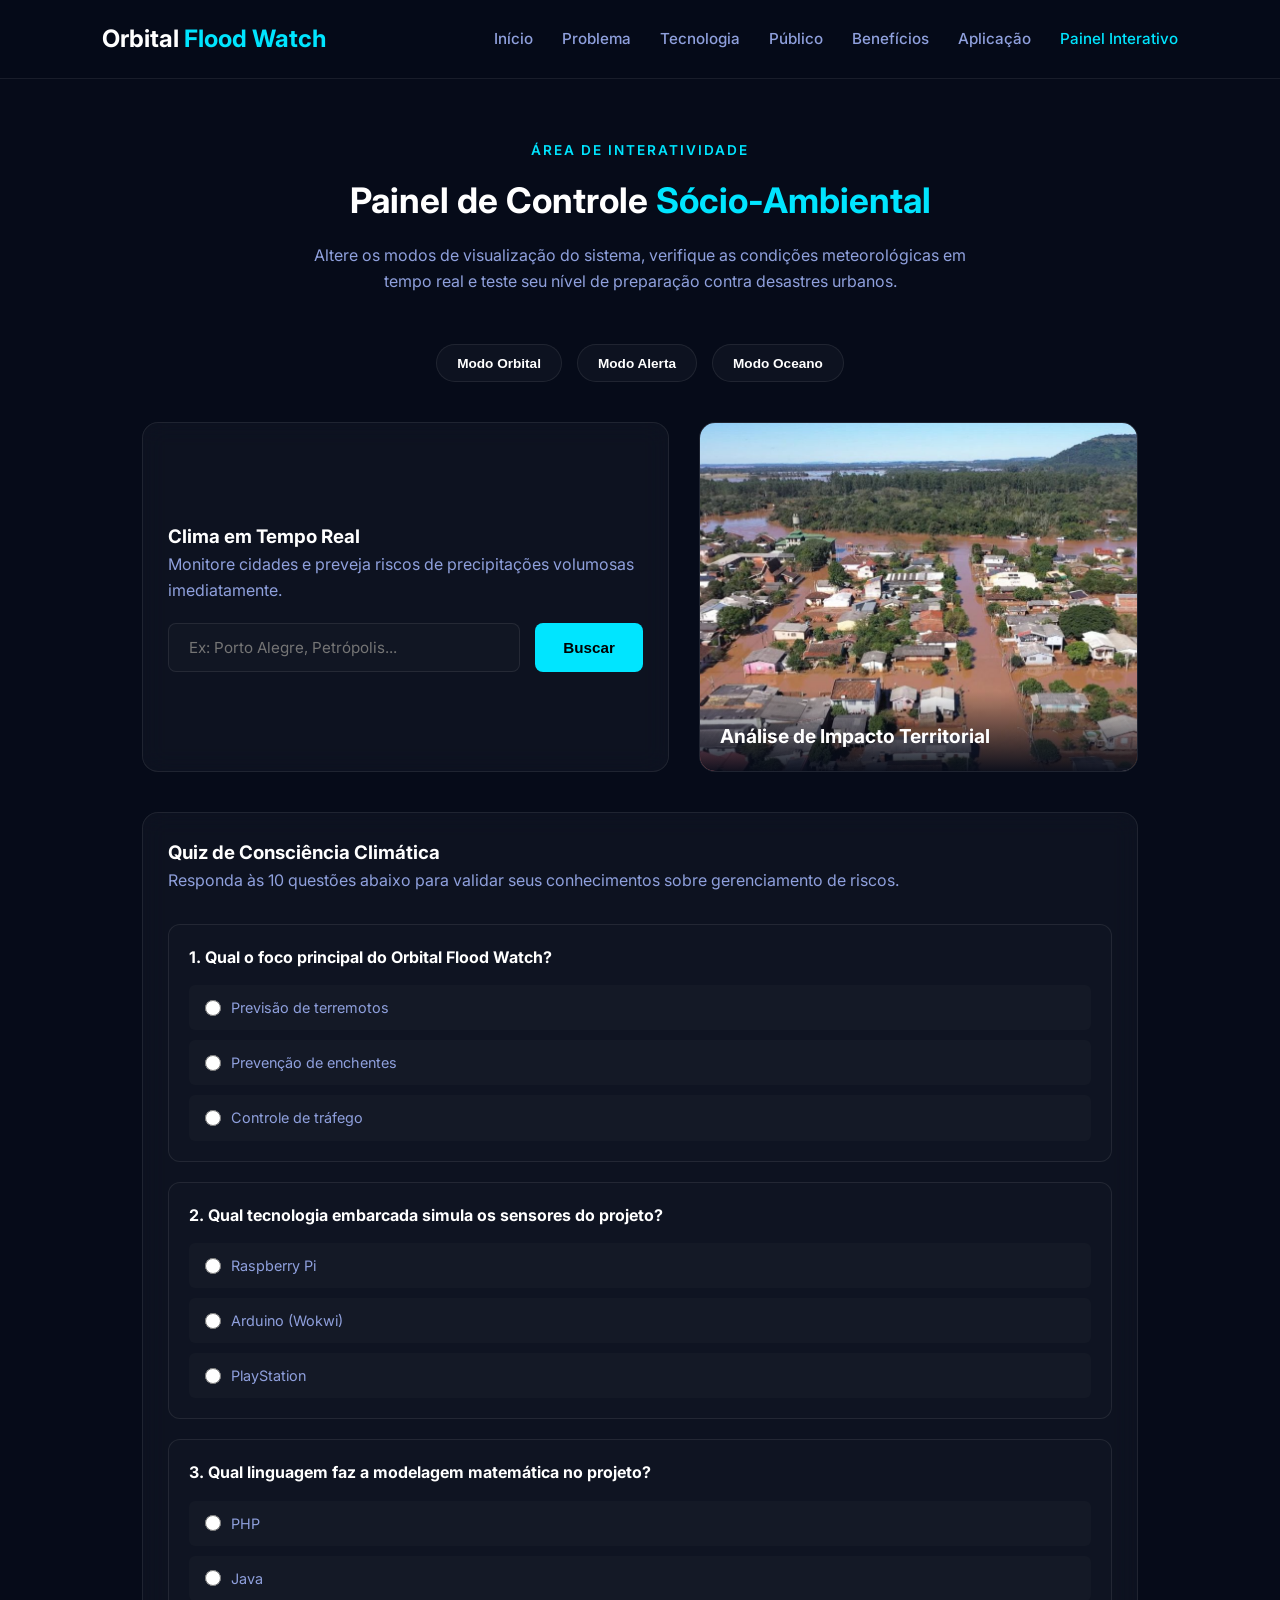
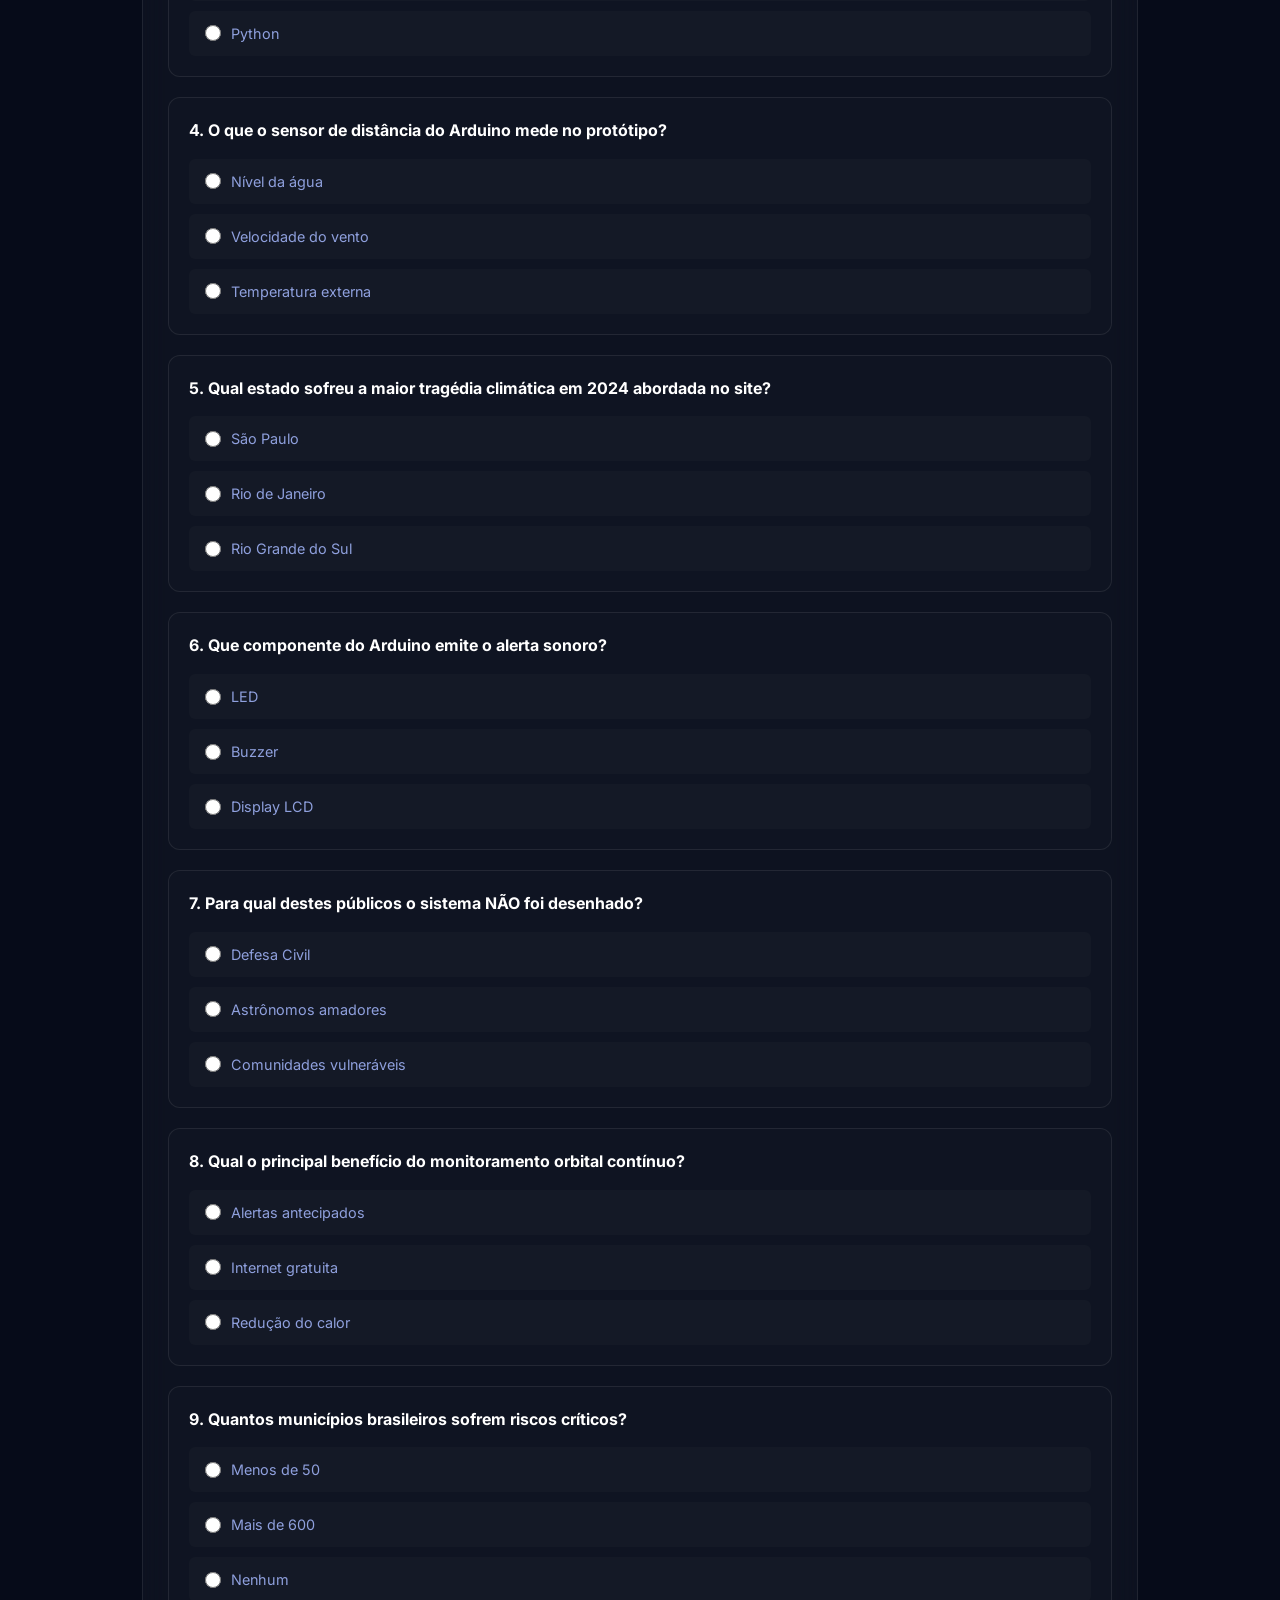
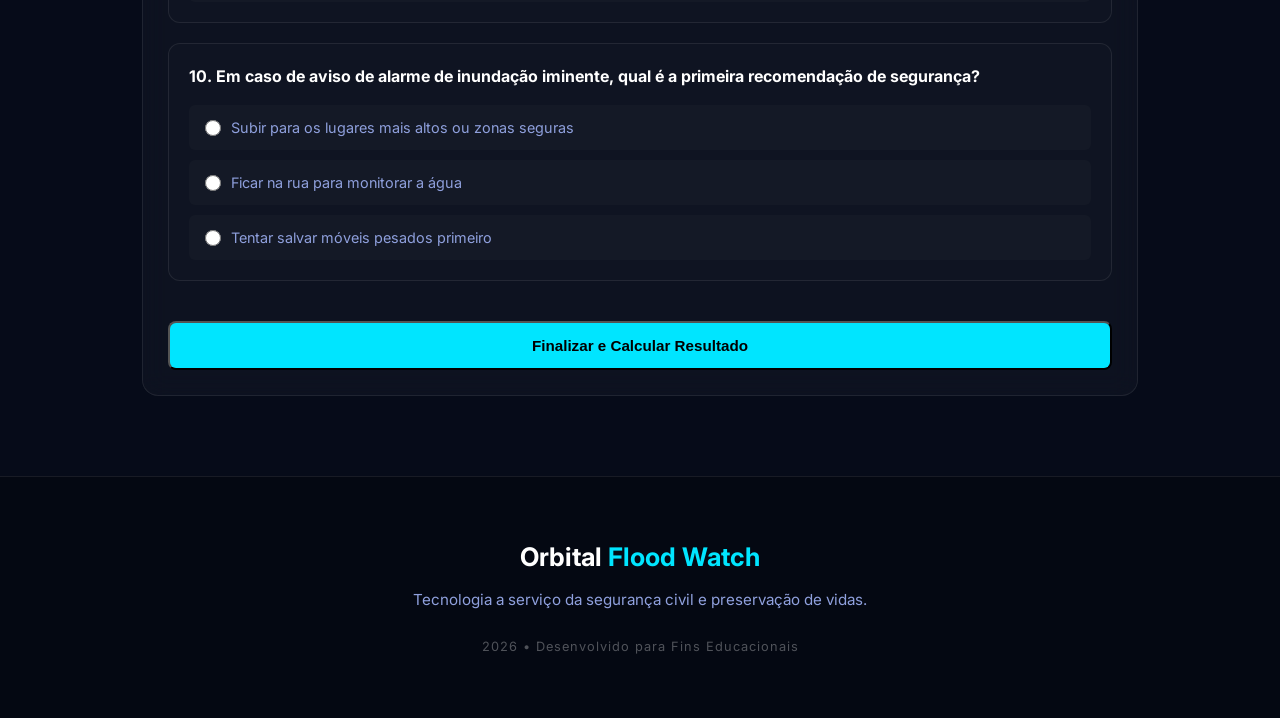
<file: pages/js.html>
<!DOCTYPE html>
<html lang="pt-BR">

<head>
    <meta charset="UTF-8">
    <meta name="viewport" content="width=device-width, initial-scale=1.0">
    
    <link rel="preconnect" href="https://fonts.googleapis.com">
    <link href='https://cdn.boxicons.com/fonts/basic/boxicons.min.css' rel='stylesheet'>
    <link rel="preconnect" href="https://fonts.gstatic.com" crossorigin>
    <link href="https://fonts.googleapis.com/css2?family=Inter:wght@300;400;500;600;700&display=swap" rel="stylesheet">
    

    <link rel="stylesheet" href="../src/css/style.css">

    <title>Painel Interativo - Orbital Flood Watch</title>

</head>

<body>

    <header>
        <h1 class="logo">Orbital <span>Flood Watch</span></h1>
        <nav>
            <a href="../index.html#hero">Início</a>
            <a href="../index.html#problema">Problema</a>
            <a href="../index.html#tecnologia">Tecnologia</a>
            <a href="../index.html#publico">Público</a>
            <a href="../index.html#beneficios">Benefícios</a>
            <a href="../index.html#aplicacao">Aplicação</a>
            <a href="js.html" style="color: var(--primary-color);">Painel Interativo</a>
        </nav>
    </header>

    <main class="main-container">

       
        <div class="section-header">
            <span class="section-tag">Área de Interatividade</span>
            <h2>Painel de Controle <span>Sócio-Ambiental</span></h2>
            <p>Altere os modos de visualização do sistema, verifique as condições meteorológicas em tempo real e teste seu nível de preparação contra desastres urbanos.</p>
        </div>

        <div class="theme-container">
            <button class="theme-btn" onclick="mudarTema('espacial')"><i class="bx bx-planet" style="font-size: 14px;"></i> Modo Orbital</button>
            <button class="theme-btn" onclick="mudarTema('alerta')"><i class="bx bx-siren" style="font-size: 14px;"></i> Modo Alerta</button>
            <button class="theme-btn" onclick="mudarTema('profundo')"><i class="bx bx-water" style="font-size: 14px;"></i> Modo Oceano</button>
        </div>

      
        <div class="dashboard-row">
            
            
            <div class="glass-card" style="display: flex; flex-direction: column; justify-content: center;">
                <h3>Clima em <span>Tempo Real</span></h3>
                <p>Monitore cidades e preveja riscos de precipitações volumosas imediatamente.</p>
                
                <form id="formClima" class="form-clima" onsubmit="validarEBuscar(event)">
                    <input type="text" id="cidade" placeholder="Ex: Porto Alegre, Petrópolis...">
                    <button type="submit" class="btn-primary">Buscar</button>
                </form>
                
                <div id="resultado"></div>
            </div>

            
            <div class="glass-card slideshow-card">
                <div class="slide">
                    <img src="../src/images/rgs.jpg" alt="Rio Grande do Sul">
                    <div class="slide-caption">
                        <h3>Análise de Impacto Territorial</h3>
                    </div>
                </div>
                <div class="slide">
                    <img src="../src/images/petropolis.jpg" alt="Petrópolis">
                    <div class="slide-caption">
                        <h3>Zonas de Risco Geológico</h3>
                    </div>
                </div>
                <div class="slide">
                    <img src="../src/images/impacto.jpg" alt="Impacto Social">
                    <div class="slide-caption">
                        <h3>Prevenção Focada em Comunidades</h3>
                    </div>
                </div>
            </div>

        </div>

        
        <div class="glass-card quiz-section">
            <div style="margin-bottom: 30px;">
                <h3>Quiz de <span>Consciência Climática</span></h3>
                <p>Responda às 10 questões abaixo para validar seus conhecimentos sobre gerenciamento de riscos.</p>
            </div>
            
            <form id="quizForm" onsubmit="calcularQuiz(event)">
                <div id="quiz-perguntas"></div>
                
                <button type="submit" class="btn-primary" style="width: 100%; margin-top: 20px;">
                    Finalizar e Calcular Resultado
                </button>
            </form>
            
            <div id="quiz-resultado" style="display: none;"></div>
        </div>




        
    </main>

  
    <footer>
        <h2>Orbital <span>Flood Watch</span></h2>
        <p>Tecnologia a serviço da segurança civil e preservação de vidas.</p>
        <div class="year">2026 • Desenvolvido para Fins Educacionais</div>
    </footer>

    
            

    <script src="../src/js/javascript.js"></script>
    

</body>

</html>
</file>
<file: src/css/style.css>
/* ==========================================================================
   RESET & CONFIGURAÇÕES GERAIS
   ========================================================================== */
* {
    margin: 0;
    padding: 0;
    box-sizing: border-box;
    scroll-behavior: smooth;
}

:root {
    --bg-color: #060b19;
    --card-bg: rgba(255, 255, 255, 0.03);
    --card-border: rgba(255, 255, 255, 0.08);
    --primary-color: #00e5ff;
    --secondary-color: #2979ff;
    --text-color: #ffffff;
    --text-muted: #8fa0dd;
    
    /* Cores de Alerta */
    --red: #ff0000;
    --yellow: #ff0000;
    --blue: #ff0000;
    --green: #ff0000;
}

body {
    font-family: 'Inter', sans-serif;
    background-color: var(--bg-color);
    color: var(--text-color);
    overflow-x: hidden;
    line-height: 1.6;
}

a {
    text-decoration: none;
    color: inherit;
}

ul {
    list-style: none;
}

/* ==========================================================================
   COMPONENTES REUTILIZÁVEIS (GLASSMORPHISM & HEADERS)
   ========================================================================== */
.glass-card {
    background: var(--card-bg);
    backdrop-filter: blur(12px);
    -webkit-backdrop-filter: blur(12px);
    border: 1px solid var(--card-border);
    border-radius: 16px;
    padding: 25px;
    transition: transform 0.3s ease, border-color 0.3s ease;
}

.glass-card:hover {
    transform: translateY(-5px);
    border-color: rgba(0, 229, 255, 0.3);
}

.section-header {
    text-align: center;
    margin-bottom: 50px;
    max-width: 700px;
    margin-left: auto;
    margin-right: auto;
}

.section-tag {
    font-size: 0.85rem;
    text-transform: uppercase;
    letter-spacing: 2px;
    color: var(--primary-color);
    font-weight: 600;
    display: block;
    margin-bottom: 10px;
}

h2 {
    font-size: 2.2rem;
    font-weight: 700;
    margin-bottom: 15px;
}

h2 span {
    color: var(--primary-color);
}

p {
    color: var(--text-muted);
}

/* Grids Úteis */
.grid-3 {
    display: grid;
    grid-template-columns: repeat(auto-fit, minmax(300px, 1fr));
    gap: 30px;
}

.grid-4 {
    display: grid;
    grid-template-columns: repeat(auto-fit, minmax(250px, 1fr));
    gap: 25px;
}

/* ==========================================================================
   HEADER / NAVIGATION
   ========================================================================== */
header {
    position: fixed;
    top: 0;
    width: 100%;
    display: flex;
    justify-content: space-between;
    align-items: center;
    padding: 20px 8%;
    background: rgba(6, 11, 25, 0.85);
    backdrop-filter: blur(10px);
    z-index: 1000;
    border-bottom: 1px solid var(--card-border);
}

.logo {
    font-size: 1.5rem;
    font-weight: 700;
}

.logo span {
    color: var(--primary-color);
}

nav a {
    margin-left: 25px;
    font-size: 0.95rem;
    font-weight: 500;
    color: var(--text-muted);
    transition: color 0.3s ease;
}

nav a:hover {
    color: var(--primary-color);
}

/* ==========================================================================
   HERO SECTION
   ========================================================================== */
.hero-content {
    max-width: 800px;
    margin: 0 auto;
    padding-top: 200px;
    padding-bottom: 50px;
}

.hero-content .tag {
    background: rgba(0, 229, 255, 0.1);
    color: var(--primary-color);
    padding: 6px 16px;
    border-radius: 50px;
    font-size: 0.85rem;
    font-weight: 600;
    display: inline-block;
    margin-bottom: 20px;
}

.hero-content h1 {
    font-size: 3.2rem;
    line-height: 1.2;
    margin-bottom: 20px;
    font-weight: 700;
}

.hero-content p {
    font-size: 1.1rem;
    margin-bottom: 35px;
    max-width: 500px;
}

.hero-buttons {
    display: flex;
    gap: 20px;
}

.btn-primary, .btn-secondary {
    padding: 14px 28px;
    border-radius: 8px;
    font-weight: 600;
    font-size: 0.95rem;
    transition: all 0.3s ease;
}

.btn-primary {
    background: var(--primary-color);
    color: #000;
}

.btn-primary:hover {
    background: #00bccc;
    transform: translateY(-2px);
    box-shadow: 0 10px 20px rgba(0, 229, 255, 0.2);
}

.btn-secondary {
    border: 1px solid var(--card-border);
    background: transparent;
}

.btn-secondary:hover {
    background: rgba(255, 255, 255, 0.05);
    border-color: var(--text-muted);
}

/* Hero Img e Complementos */
.hero-image-container {
    position: relative;
    display: flex;
    justify-content: center;
    align-items: center;
}

.main-hero-img {
    width: 100%;
    max-width: 500px;
    height: 400px;
    object-fit: cover;
    border-radius: 24px;
    border: 1px solid var(--card-border);
    box-shadow: 0 20px 40px rgba(0,0,0,0.5);
}

.dashboard-grid {
    position: absolute;
    bottom: -20px;
    left: 20px;
}

.mini-card {
    background: rgba(10, 20, 40, 0.9);
    border: 1px solid var(--primary-color);
    padding: 15px 25px;
    border-radius: 12px;
    display: flex;
    align-items: center;
    gap: 15px;
    backdrop-filter: blur(10px);
}

.mini-card h5 {
    font-size: 0.9rem;
    color: #fff;
}

.mini-card p {
    font-size: 0.75rem;
    color: var(--green);
}

.pulse-icon {
    width: 10px;
    height: 10px;
    background: var(--green);
    border-radius: 50%;
    box-shadow: 0 0 10px var(--green);
}

/* ==========================================================================
   SEÇÃO PROBLEMA & ESTATÍSTICAS
   ========================================================================== */
.problem-section {
    padding: 80px 8%;
}

.stats-grid {
    display: grid;
    grid-template-columns: repeat(auto-fit, minmax(200px, 1fr));
    gap: 20px;
    margin-bottom: 60px;
}

.stat-card {
    text-align: center;
}

.stat-number {
    font-size: 2.5rem;
    font-weight: 700;
    margin-bottom: 5px;
}

/* Cores das Stats */
.stat-number.red { color: var(--red); }
.stat-number.yellow { color: var(--yellow); }
.stat-number.blue { color: var(--blue); }
.stat-number.green { color: var(--green); }

.problem-card .icon {
    font-size: 2.5rem;
    display: block;
    margin-bottom: 15px;
}

.problem-card h3 {
    font-size: 1.3rem;
    margin-bottom: 12px;
}

.danger-card {
    border: 1px solid rgba(255, 61, 0, 0.2);
}

.alert-tag {
    background: rgba(255, 61, 0, 0.1);
    color: var(--red);
    font-size: 0.7rem;
    font-weight: 700;
    padding: 4px 8px;
    border-radius: 4px;
    display: inline-block;
    margin-bottom: 10px;
}

/* Tragédias Recentes */
.tragedy-section {
    margin-top: 80px;
}

.tragedy-section > h3 {
    font-size: 1.5rem;
    margin-bottom: 30px;
    border-left: 4px solid var(--primary-color);
    padding-left: 15px;
}

.tragedy-grid {
    display: grid;
    grid-template-columns: repeat(auto-fit, minmax(320px, 1fr));
    gap: 30px;
}

.tragedy-card {
    display: flex;
    flex-direction: column;
    padding: 0;
    overflow: hidden;
}

.tragedy-image {
    width: 100%;
    height: 180px;
    object-fit: cover;
}

.tragedy-content {
    padding: 25px;
}

.tragedy-content span {
    font-size: 0.8rem;
    color: var(--primary-color);
    font-weight: 600;
}

.tragedy-content h4 {
    font-size: 1.2rem;
    margin: 8px 0 12px 0;
}

/* ==========================================================================
   SEÇÃO TECNOLOGIA
   ========================================================================== */
.technology-section {
    padding: 80px 8%;
    background: linear-gradient(180deg, #060b19 0%, #0a122c 100%);
}

.technology-header {
    text-align: center;
    max-width: 800px;
    margin: 0 auto 60px auto;
}

.tech-flow {
    display: flex;
    flex-direction: column;
    gap: 30px;
    max-width: 900px;
    margin: 0 auto;
}

.tech-advanced-card {
    background: rgba(255, 255, 255, 0.02);
    border: 1px solid var(--card-border);
    border-radius: 20px;
    display: flex;
    overflow: hidden;
    transition: all 0.3s ease;
}

.tech-advanced-card:hover {
    border-color: var(--secondary-color);
    background: rgba(255, 255, 255, 0.04);
}

.tech-image {
    width: 250px;
    height: auto;
    object-fit: cover;
}

.tech-content {
    padding: 30px;
    flex: 1;
}

.tech-label {
    font-size: 0.75rem;
    font-weight: 700;
    color: var(--secondary-color);
    letter-spacing: 1px;
    display: block;
    margin-bottom: 5px;
}

.tech-content h3 {
    font-size: 1.6rem;
    margin-bottom: 10px;
}

.tech-content p {
    margin-bottom: 15px;
}

.tech-content ul {
    display: grid;
    grid-template-columns: 1fr 1fr;
    gap: 8px;
}

.tech-content li {
    font-size: 0.85rem;
    color: var(--text-muted);
}

/* Tecnologia Highlight (Frase de impacto) */
.technology-highlight {
    margin-top: 70px;
    text-align: center;
    background: linear-gradient(90deg, rgba(0, 229, 255, 0.05) 0%, rgba(41, 121, 255, 0.05) 100%);
    border: 1px solid var(--card-border);
    padding: 40px;
    border-radius: 20px;
    max-width: 900px;
    margin-left: auto;
    margin-right: auto;
}

.highlight-tag {
    font-size: 0.8rem;
    font-weight: 700;
    color: var(--primary-color);
    letter-spacing: 2px;
}

.technology-highlight h3 {
    font-size: 1.8rem;
    font-style: italic;
    margin: 15px 0;
    font-weight: 500;
}

/* ==========================================================================
   SEÇÃO PÚBLICO-ALVO
   ========================================================================== */
.public-section {
    padding: 80px 8%;
}

.public-card {
    text-align: left;
}

.public-icon {
    font-size: 2.2rem;
    display: block;
    margin-bottom: 15px;
}

.public-card h3 {
    margin-bottom: 10px;
    font-size: 1.25rem;
}

.public-card p {
    font-size: 0.9rem;
    margin-bottom: 15px;
    min-height: 65px;
}

.public-card ul li {
    font-size: 0.85rem;
    color: var(--primary-color);
    margin-bottom: 5px;
}

/* ==========================================================================
   SEÇÃO BENEFÍCIOS
   ========================================================================== */
.benefits-section {
    padding: 80px 8%;
    background: rgba(255,255,255,0.01);
}

.benefits-grid {
    display: grid;
    grid-template-columns: repeat(2, 1fr);
    gap: 20px;
    max-width: 1000px;
    margin: 0 auto;
}

.benefit-card {
    display: flex;
    align-items: center;
    gap: 18px;

    padding: 22px 24px;
    min-height: 110px;

    border-radius: 16px;
}

.benefit-icon {
    background: rgba(0, 229, 255, 0.1);
    color: var(--primary-color);
    min-width: 50px;
    height: 50px;
    display: flex;
    align-items: center;
    justify-content: center;
    border-radius: 12px;
    font-size: 1.4rem;
    font-weight: bold;
}

.benefit-card h3 {
    font-size: 1.2rem;
    margin-bottom: 8px;
}

.benefit-card p {
    font-size: 0.9rem;
}

/* ==========================================================================
   SEÇÃO APLICAÇÃO (TIMELINE)
   ========================================================================== */
.application-section {
    padding: 80px 8% 120px 8%;
}

.application-wrapper {
    max-width: 800px;
    margin: 0 auto;
    position: relative;
}

/* Linha central da timeline */
.application-timeline {
    position: relative;
    padding-left: 40px;
    border-left: 2px solid var(--card-border);
}

.timeline-item {
    position: relative;
    margin-bottom: 50px;
}

.timeline-item:last-child {
    margin-bottom: 0;
}

.timeline-number {
    position: absolute;
    left: -61px;
    top: 0;
    width: 40px;
    height: 40px;
    background: var(--bg-color);
    border: 2px solid var(--primary-color);
    color: #fff;
    border-radius: 50%;
    display: flex;
    align-items: center;
    justify-content: center;
    font-weight: 700;
    box-shadow: 0 0 10px rgba(0, 229, 255, 0.3);
}

.timeline-content span {
    font-size: 0.8rem;
    color: var(--secondary-color);
    text-transform: uppercase;
    font-weight: 700;
    letter-spacing: 1px;
}

.timeline-content h3 {
    font-size: 1.4rem;
    margin: 4px 0 10px 0;
}

/* ==========================================================================
   FOOTER
   ========================================================================== */
footer {
    border-top: 1px solid var(--card-border);
    padding: 60px 8%;
    text-align: center;
    background: #040812;
}

footer h2 {
    font-size: 1.6rem;
    margin-bottom: 10px;
}

footer p {
    font-size: 0.95rem;
    margin-bottom: 25px;
}

footer .year {
    font-size: 0.8rem;
    color: rgba(255,255,255,0.3);
    letter-spacing: 1px;
}

/* ==========================================================================
   RESPONSIVIDADE (MEDIA QUERIES)
   ========================================================================== */
@media (max-width: 968px) {
    #hero {
        grid-template-columns: 1fr;
        text-align: center;
        padding-top: 140px;
    }
    
    .hero-content p {
        margin-left: auto;
        margin-right: auto;
    }
    
    .hero-buttons {
        justify-content: center;
    }
    
    .tech-advanced-card {
        flex-direction: column;
    }
    
    .tech-image {
        width: 100%;
        height: 200px;
    }

    header {
        flex-direction: column;
        gap: 15px;
        padding: 15px;
    }
    
    nav a {
        margin: 0 10px;
        font-size: 0.85rem;
    }
}

        /* Estilos específicos para esta página que combinam com o style.css */
        .main-container {
            padding: 140px 8% 80px 8%;
            max-width: 1200px;
            margin: 0 auto;
        }

        /* Contêiner de Temas */
        .theme-container {
            display: flex;
            justify-content: center;
            gap: 15px;
            margin-bottom: 40px;
            flex-wrap: wrap;
        }

        .theme-btn {
            padding: 10px 20px;
            border-radius: 50px;
            font-size: 0.85rem;
            font-weight: 600;
            cursor: pointer;
            transition: all 0.3s ease;
            background: var(--card-bg);
            border: 1px solid var(--card-border);
            color: var(--text-color);
        }

        .theme-btn:hover {
            border-color: var(--primary-color);
            transform: translateY(-2px);
        }

        /* Grid para dividir o Clima e o Slideshow lado a lado */
        .dashboard-row {
            display: grid;
            grid-template-columns: 1.2fr 1fr;
            gap: 30px;
            margin-bottom: 40px;
        }

        /* Slideshow customizado em Glassmorphism */
        .slideshow-card {
            padding: 0;
            overflow: hidden;
            position: relative;
            height: 100%;
            min-height: 350px;
        }

        .slide {
            display: none;
            width: 100%;
            height: 100%;
            position: absolute;
            top: 0;
            left: 0;
        }

        .slide img {
            width: 100%;
            height: 100%;
            object-fit: cover;
        }

        .slide-caption {
            position: absolute;
            bottom: 0;
            left: 0;
            width: 100%;
            background: linear-gradient(transparent, rgba(6, 11, 25, 0.95));
            padding: 30px 20px 20px 20px;
        }

        .slide-caption h3 {
            font-size: 1.2rem;
            color: #fff;
        }

        /* Customização do Formulário de Clima */
        .form-clima {
            display: flex;
            gap: 15px;
            margin-top: 20px;
        }

        .form-clima input {
            flex: 1;
            padding: 14px 20px;
            border-radius: 8px;
            border: 1px solid var(--card-border);
            background: rgba(255, 255, 255, 0.02);
            color: var(--text-color);
            font-family: 'Inter', sans-serif;
            font-size: 0.95rem;
            transition: border-color 0.3s;
        }

        .form-clima input:focus {
            outline: none;
            border-color: var(--primary-color);
        }

        .form-clima button {
            border: none;
            cursor: pointer;
        }

        /* Quiz Customizado */
        .quiz-section {
            margin-top: 40px;
        }

        .question-block {
            background: rgba(255, 255, 255, 0.01);
            border: 1px solid var(--card-border);
            border-radius: 12px;
            padding: 20px;
            margin-bottom: 20px;
        }

        .question-block p {
            color: #fff;
            font-weight: 600;
            margin-bottom: 15px;
        }

        .options-block {
            display: flex;
            flex-direction: column;
            gap: 10px;
        }

        .options-block label {
            display: flex;
            align-items: center;
            gap: 10px;
            padding: 10px 15px;
            border-radius: 6px;
            background: rgba(255, 255, 255, 0.02);
            border: 1px solid transparent;
            cursor: pointer;
            transition: all 0.2s;
            color: var(--text-muted);
            font-size: 0.9rem;
        }

        .options-block label:hover {
            background: rgba(255, 255, 255, 0.04);
            border-color: rgba(0, 229, 255, 0.2);
            color: #fff;
        }

        .options-block input[type="radio"] {
            accent-color: var(--primary-color);
            width: 16px;
            height: 16px;
        }

        #quiz-resultado {
            margin-top: 25px;
            padding: 20px;
            border-radius: 8px;
            text-align: center;
            font-size: 1.2rem;
            font-weight: 700;
            background: rgba(255, 255, 255, 0.02);
            border: 1px solid var(--card-border);
        }

        /* Responsividade */
        @media (max-width: 768px) {
            .dashboard-row {
                grid-template-columns: 1fr;
            }
            .slideshow-card {
                min-height: 250px;
            }
            .form-clima {
                flex-direction: column;
            }
        }
</file>
